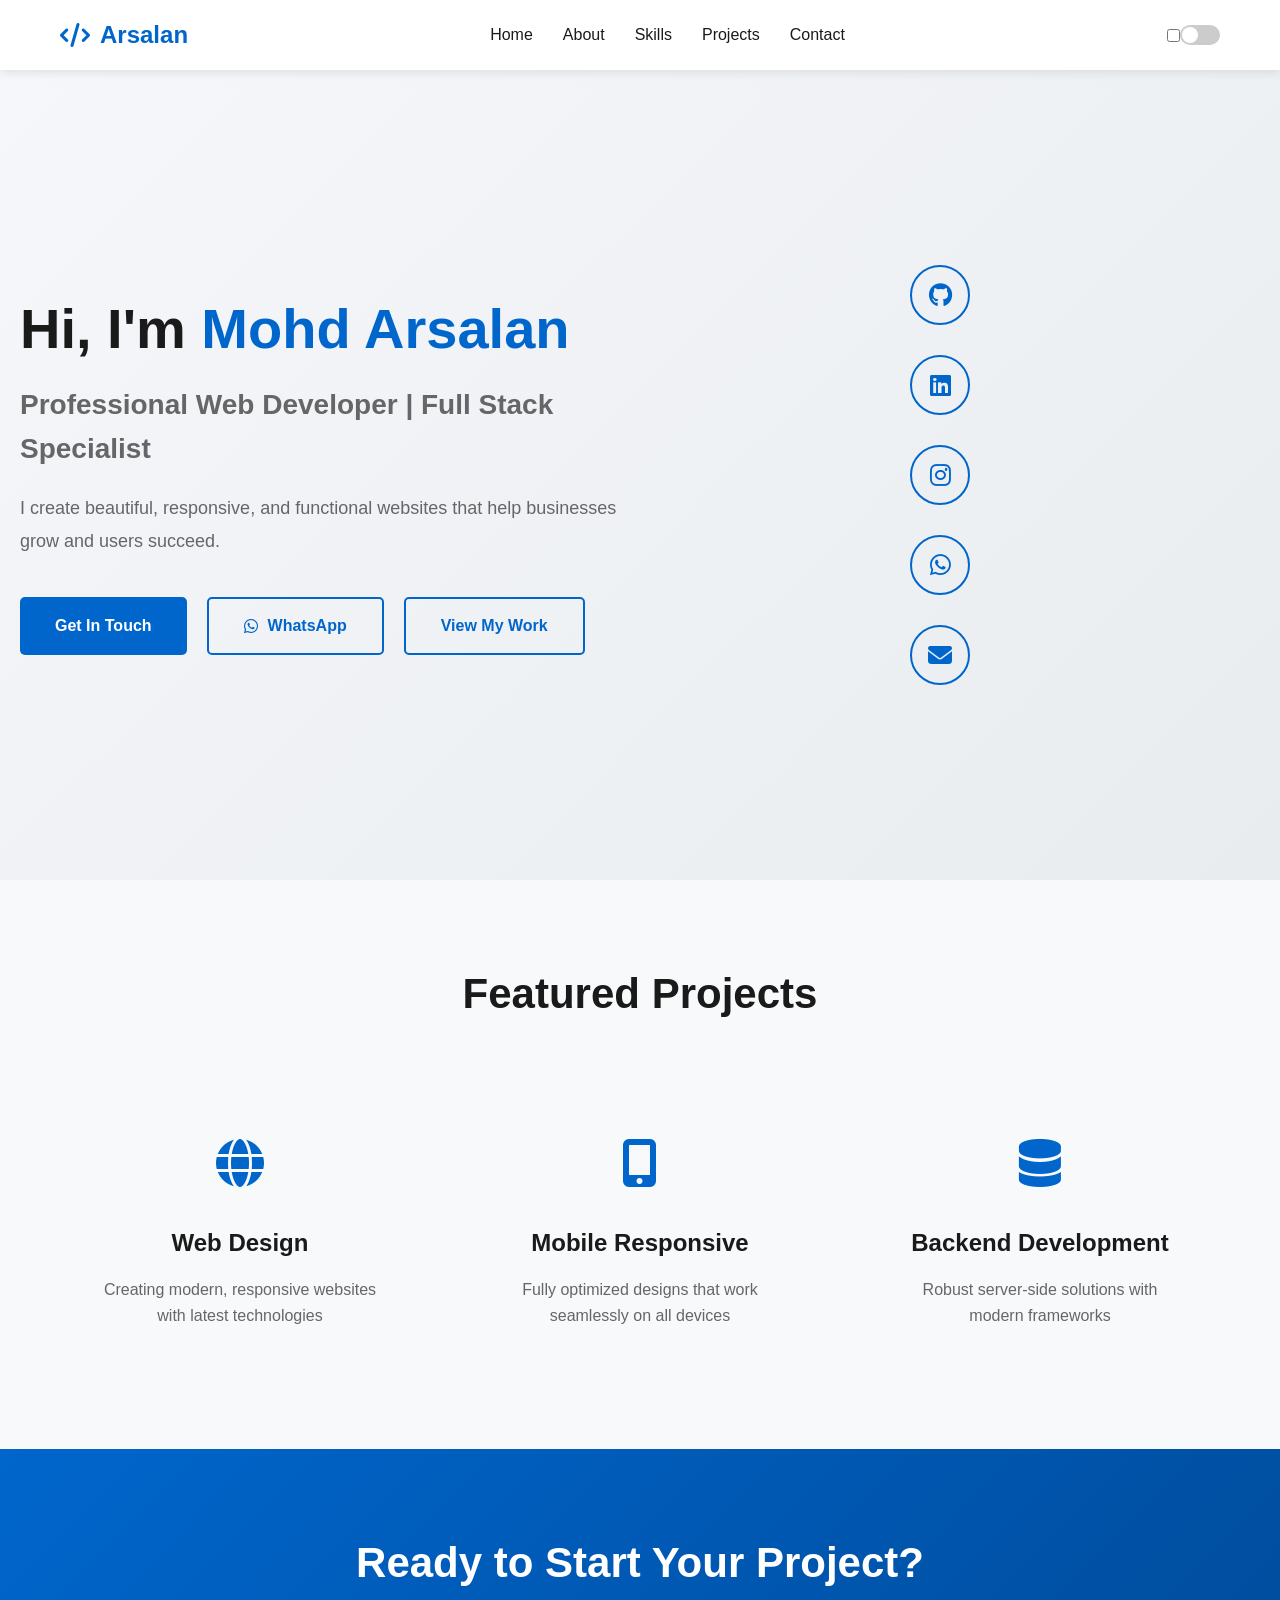
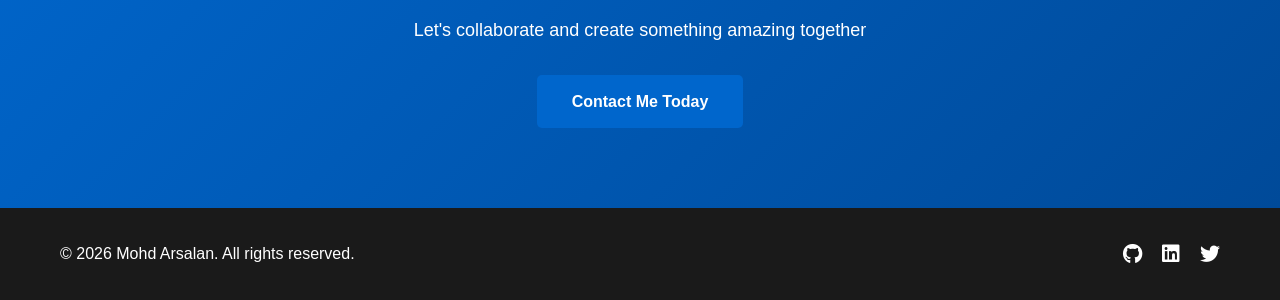
<file: index.html>
<!DOCTYPE html>
<html lang="en">
<head>
    <meta charset="UTF-8">
    <meta name="viewport" content="width=device-width, initial-scale=1.0">
    <title>Mohd Arsalan - Web Developer</title>
    <link rel="stylesheet" href="style.css">
    <link rel="stylesheet" href="https://cdnjs.cloudflare.com/ajax/libs/font-awesome/6.4.0/css/all.min.css">
</head>
<body>
    <!-- Navigation Bar -->
    <nav class="navbar">
        <div class="nav-container">
            <div class="logo">
                <i class="fas fa-code"></i> Arsalan
            </div>
            <ul class="nav-menu">
                <li><a href="index.html" class="nav-link active">Home</a></li>
                <li><a href="about.html" class="nav-link">About</a></li>
                <li><a href="skills.html" class="nav-link">Skills</a></li>
                <li><a href="projects.html" class="nav-link">Projects</a></li>
                <li><a href="contact.html" class="nav-link">Contact</a></li>
            </ul>
            <div class="theme-switcher">
                <input type="checkbox" id="themeToggle">
                <label for="themeToggle" class="switch">
                    <span class="slider round"></span>
                </label>
            </div>
            <div class="hamburger">
                <span></span>
                <span></span>
                <span></span>
            </div>
        </div>
    </nav>

    <!-- Hero Section -->
    <section class="hero">
        <div class="hero-content">
            <h1 class="hero-title">Hi, I'm <span class="highlight">Mohd Arsalan</span></h1>
            <p class="hero-subtitle">Professional Web Developer | Full Stack Specialist</p>
            <p class="hero-description">
                I create beautiful, responsive, and functional websites that help businesses grow and users succeed.
            </p>
            <div class="hero-buttons">
                <a href="contact.html" class="btn btn-primary">Get In Touch</a>
                <a href="https://api.whatsapp.com/send?phone=919876543210&text=Hi%20Mohd%20Arsalan" target="_blank" class="btn btn-secondary">
                    <i class="fab fa-whatsapp"></i> WhatsApp
                </a>
                <a href="projects.html" class="btn btn-secondary">View My Work</a>
            </div>
        </div>
        <div class="hero-social">
            <a href="https://github.com" target="_blank" class="social-icon" title="GitHub">
                <i class="fab fa-github"></i>
            </a>
            <a href="https://linkedin.com" target="_blank" class="social-icon" title="LinkedIn">
                <i class="fab fa-linkedin"></i>
            </a>
            <a href="https://instagram.com" target="_blank" class="social-icon" title="Instagram">
                <i class="fab fa-instagram"></i>
            </a>
            <a href="https://api.whatsapp.com/send?phone=919876543210&text=Hi%20Mohd%20Arsalan" target="_blank" class="social-icon" title="WhatsApp">
                <i class="fab fa-whatsapp"></i>
            </a>
            <a href="mailto:arsalan@example.com" class="social-icon" title="Email">
                <i class="fas fa-envelope"></i>
            </a>
        </div>
    </section>

    <!-- Featured Section -->
    <section class="featured">
        <div class="container">
            <h2 class="section-title">Featured Projects</h2>
            <div class="featured-grid">
                <div class="featured-item">
                    <div class="featured-icon">
                        <i class="fas fa-globe"></i>
                    </div>
                    <h3>Web Design</h3>
                    <p>Creating modern, responsive websites with latest technologies</p>
                </div>
                <div class="featured-item">
                    <div class="featured-icon">
                        <i class="fas fa-mobile-alt"></i>
                    </div>
                    <h3>Mobile Responsive</h3>
                    <p>Fully optimized designs that work seamlessly on all devices</p>
                </div>
                <div class="featured-item">
                    <div class="featured-icon">
                        <i class="fas fa-database"></i>
                    </div>
                    <h3>Backend Development</h3>
                    <p>Robust server-side solutions with modern frameworks</p>
                </div>
            </div>
        </div>
    </section>

    <!-- CTA Section -->
    <section class="cta">
        <div class="container">
            <h2>Ready to Start Your Project?</h2>
            <p>Let's collaborate and create something amazing together</p>
            <a href="contact.html" class="btn btn-primary">Contact Me Today</a>
        </div>
    </section>

    <!-- Footer -->
    <footer class="footer">
        <div class="container">
            <p>&copy; 2026 Mohd Arsalan. All rights reserved.</p>
            <div class="footer-social">
                <a href="https://github.com" target="_blank"><i class="fab fa-github"></i></a>
                <a href="https://linkedin.com" target="_blank"><i class="fab fa-linkedin"></i></a>
                <a href="https://twitter.com" target="_blank"><i class="fab fa-twitter"></i></a>
            </div>
        </div>
    </footer>

    <script src="script.js"></script>
</body>
</html>
</file>
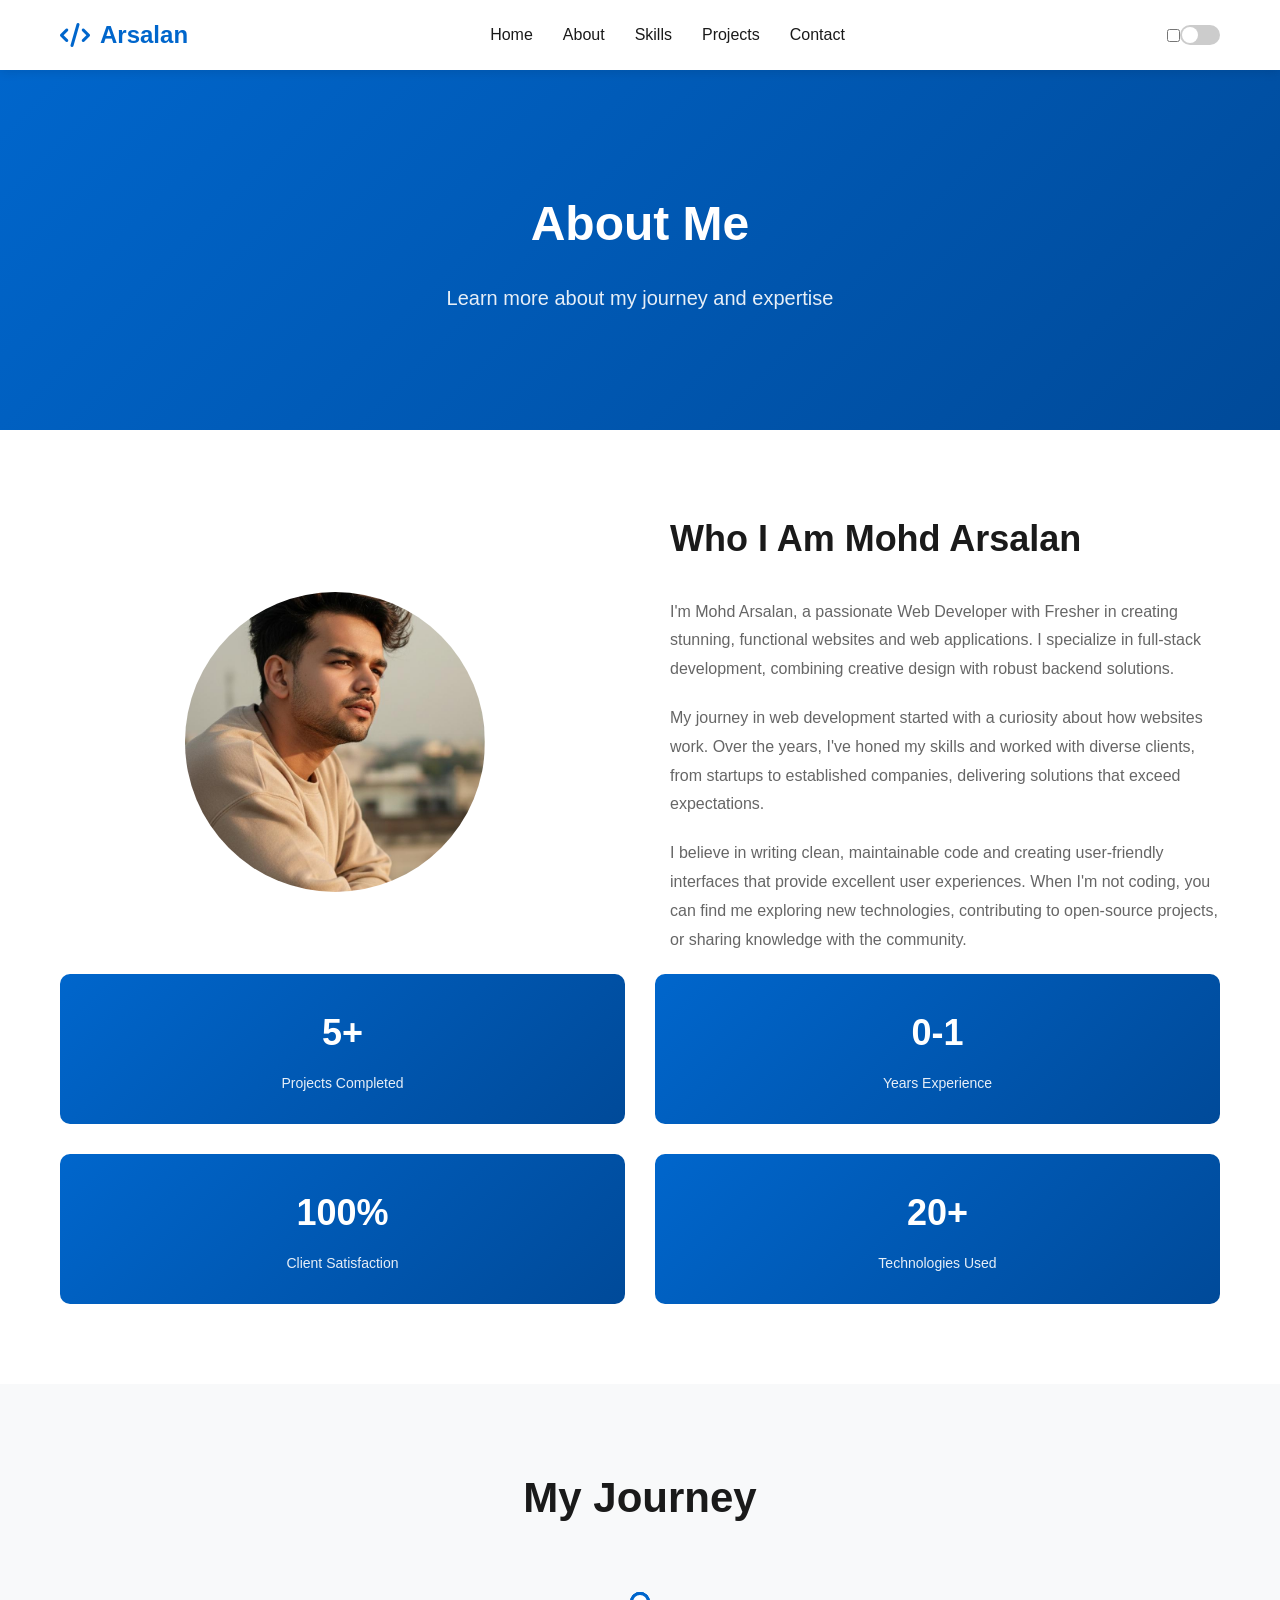
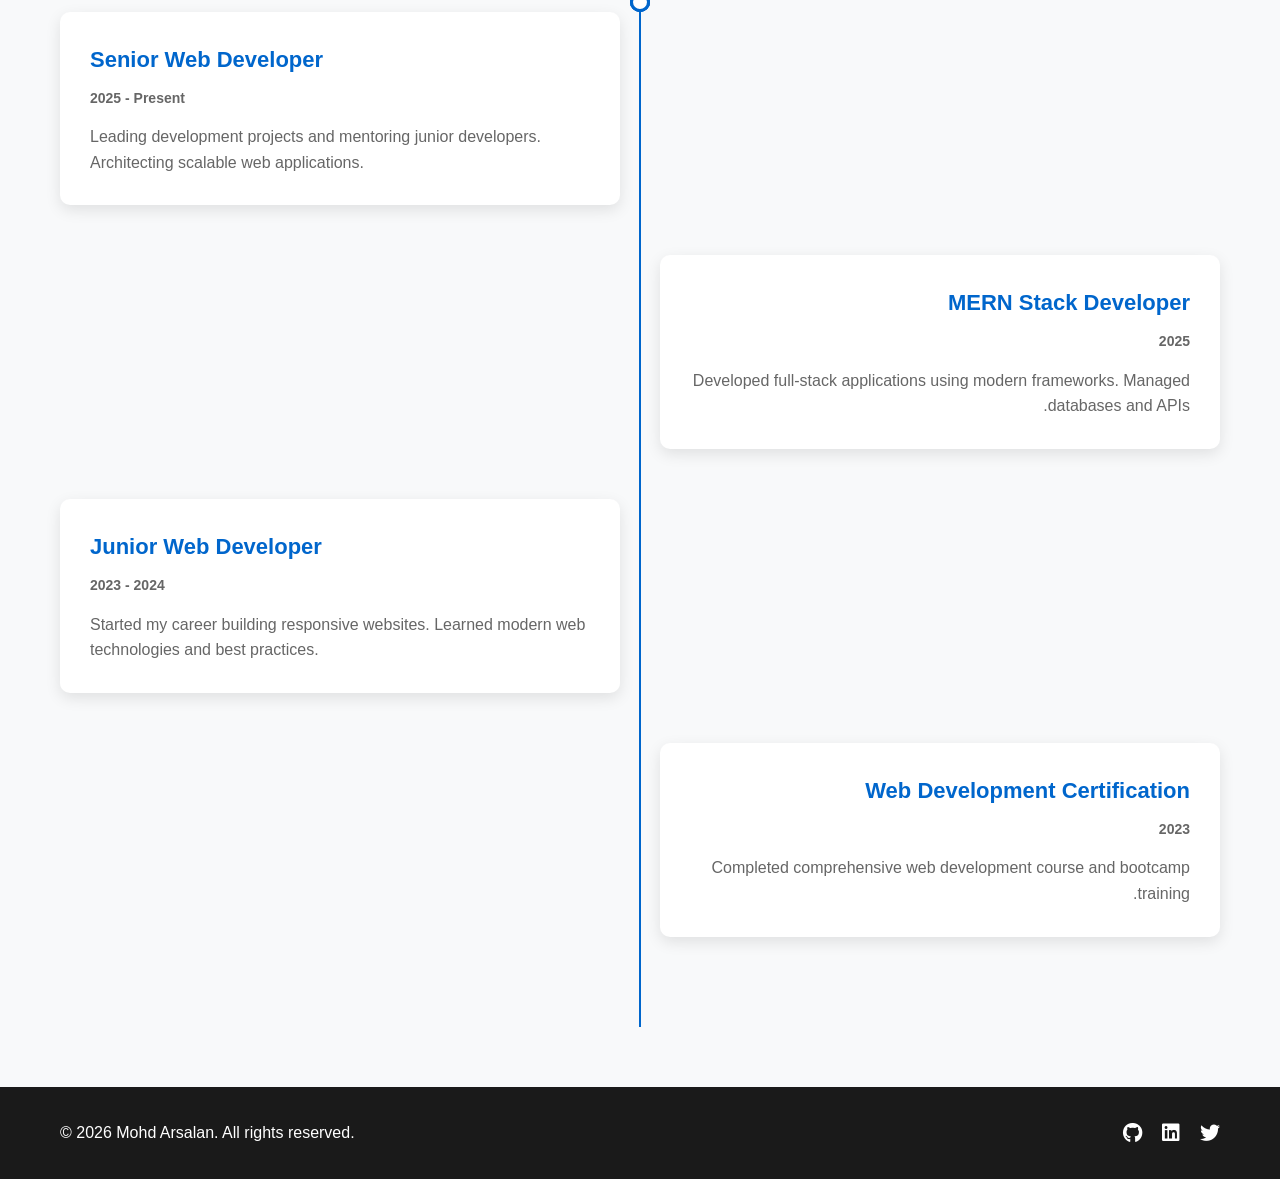
<file: about.html>
<!DOCTYPE html>
<html lang="en">
<head>
    <meta charset="UTF-8">
    <meta name="viewport" content="width=device-width, initial-scale=1.0">
    <title>About - Mohd Arsalan</title>
    <link rel="stylesheet" href="style.css">
    <link rel="stylesheet" href="https://cdnjs.cloudflare.com/ajax/libs/font-awesome/6.4.0/css/all.min.css">
</head>
<body>
    <!-- Navigation Bar -->
    <nav class="navbar">
        <div class="nav-container">
            <div class="logo">
                <i class="fas fa-code"></i> Arsalan
            </div>
            <ul class="nav-menu">
                <li><a href="index.html" class="nav-link">Home</a></li>
                <li><a href="about.html" class="nav-link active">About</a></li>
                <li><a href="skills.html" class="nav-link">Skills</a></li>
                <li><a href="projects.html" class="nav-link">Projects</a></li>
                <li><a href="contact.html" class="nav-link">Contact</a></li>
            </ul>
            <div class="theme-switcher">
                <input type="checkbox" id="themeToggle">
                <label for="themeToggle" class="switch">
                    <span class="slider round"></span>
                </label>
            </div>
            <div class="hamburger">
                <span></span>
                <span></span>
                <span></span>
            </div>
        </div>
    </nav>

    <!-- About Section -->
    <section class="about-hero">
        <div class="container">
            <h1 class="page-title">About Me</h1>
            <p class="page-subtitle">Learn more about my journey and expertise</p>
        </div>
    </section>

    <!-- About Content -->
    <section class="about-content">
        <div class="container">
            <div class="about-grid">
                <!-- profile image added as per request -->
                <div class="about-image-container">
                    <img src="profile.jpeg" alt="Mohd Arsalan" class="about-image">
                </div>
                <div class="about-text">
                    <h2>Who I Am Mohd Arsalan</h2>
                    <p>
                        I'm Mohd Arsalan, a passionate Web Developer with Fresher in creating 
                        stunning, functional websites and web applications. I specialize in full-stack development, 
                        combining creative design with robust backend solutions.
                    </p>
                    <p>
                        My journey in web development started with a curiosity about how websites work. 
                        Over the years, I've honed my skills and worked with diverse clients, from startups 
                        to established companies, delivering solutions that exceed expectations.
                    </p>
                    <p>
                        I believe in writing clean, maintainable code and creating user-friendly interfaces 
                        that provide excellent user experiences. When I'm not coding, you can find me exploring 
                        new technologies, contributing to open-source projects, or sharing knowledge with the community.
                    </p>
                </div>
                </div>
                <div class="about-stats">
                    <div class="stat-item">
                        <h3>5+</h3>
                        <p>Projects Completed</p>
                    </div>
                    <div class="stat-item">
                        <h3>0-1</h3>
                        <p>Years Experience</p>
                    </div>
                    <div class="stat-item">
                        <h3>100%</h3>
                        <p>Client Satisfaction</p>
                    </div>
                    <div class="stat-item">
                        <h3>20+</h3>
                        <p>Technologies Used</p>
                    </div>
                </div>
            </div>
        </div>
    </section>

    <!-- Timeline Section -->
    <section class="timeline-section">
        <div class="container">
            <h2 class="section-title">My Journey</h2>
            <div class="timeline">
                <div class="timeline-item">
                    <div class="timeline-marker"></div>
                    <div class="timeline-content">
                        <h3>Senior Web Developer</h3>
                        <p class="timeline-date">2025 - Present</p>
                        <p>Leading development projects and mentoring junior developers. Architecting scalable web applications.</p>
                    </div>
                </div>
                <div class="timeline-item">
                    <div class="timeline-marker"></div>
                    <div class="timeline-content">
                        <h3>MERN Stack Developer</h3>
                        <p class="timeline-date">2025</p>
                        <p>Developed full-stack applications using modern frameworks. Managed databases and APIs.</p>
                    </div>
                </div>
                <div class="timeline-item">
                    <div class="timeline-marker"></div>
                    <div class="timeline-content">
                        <h3>Junior Web Developer</h3>
                        <p class="timeline-date">2023 - 2024</p>
                        <p>Started my career building responsive websites. Learned modern web technologies and best practices.</p>
                    </div>
                </div>
                <div class="timeline-item">
                    <div class="timeline-marker"></div>
                    <div class="timeline-content">
                        <h3>Web Development Certification</h3>
                        <p class="timeline-date">2023</p>
                        <p>Completed comprehensive web development course and bootcamp training.</p>
                    </div>
                </div>
            </div>
        </div>
    </section>

    <!-- Footer -->
    <footer class="footer">
        <div class="container">
            <p>&copy; 2026 Mohd Arsalan. All rights reserved.</p>
            <div class="footer-social">
                <a href="https://github.com/MohdArsalan08" target="_blank"><i class="fab fa-github"></i></a>
                <a href="https://www.linkedin.com/in/mohd-arsalan-8002002b1" target="_blank"><i class="fab fa-linkedin"></i></a>
                <a href="https://twitter.com" target="_blank"><i class="fab fa-twitter"></i></a>
            </div>
        </div>
    </footer>

    <script src="script.js"></script>
</body>
</html>
</file>
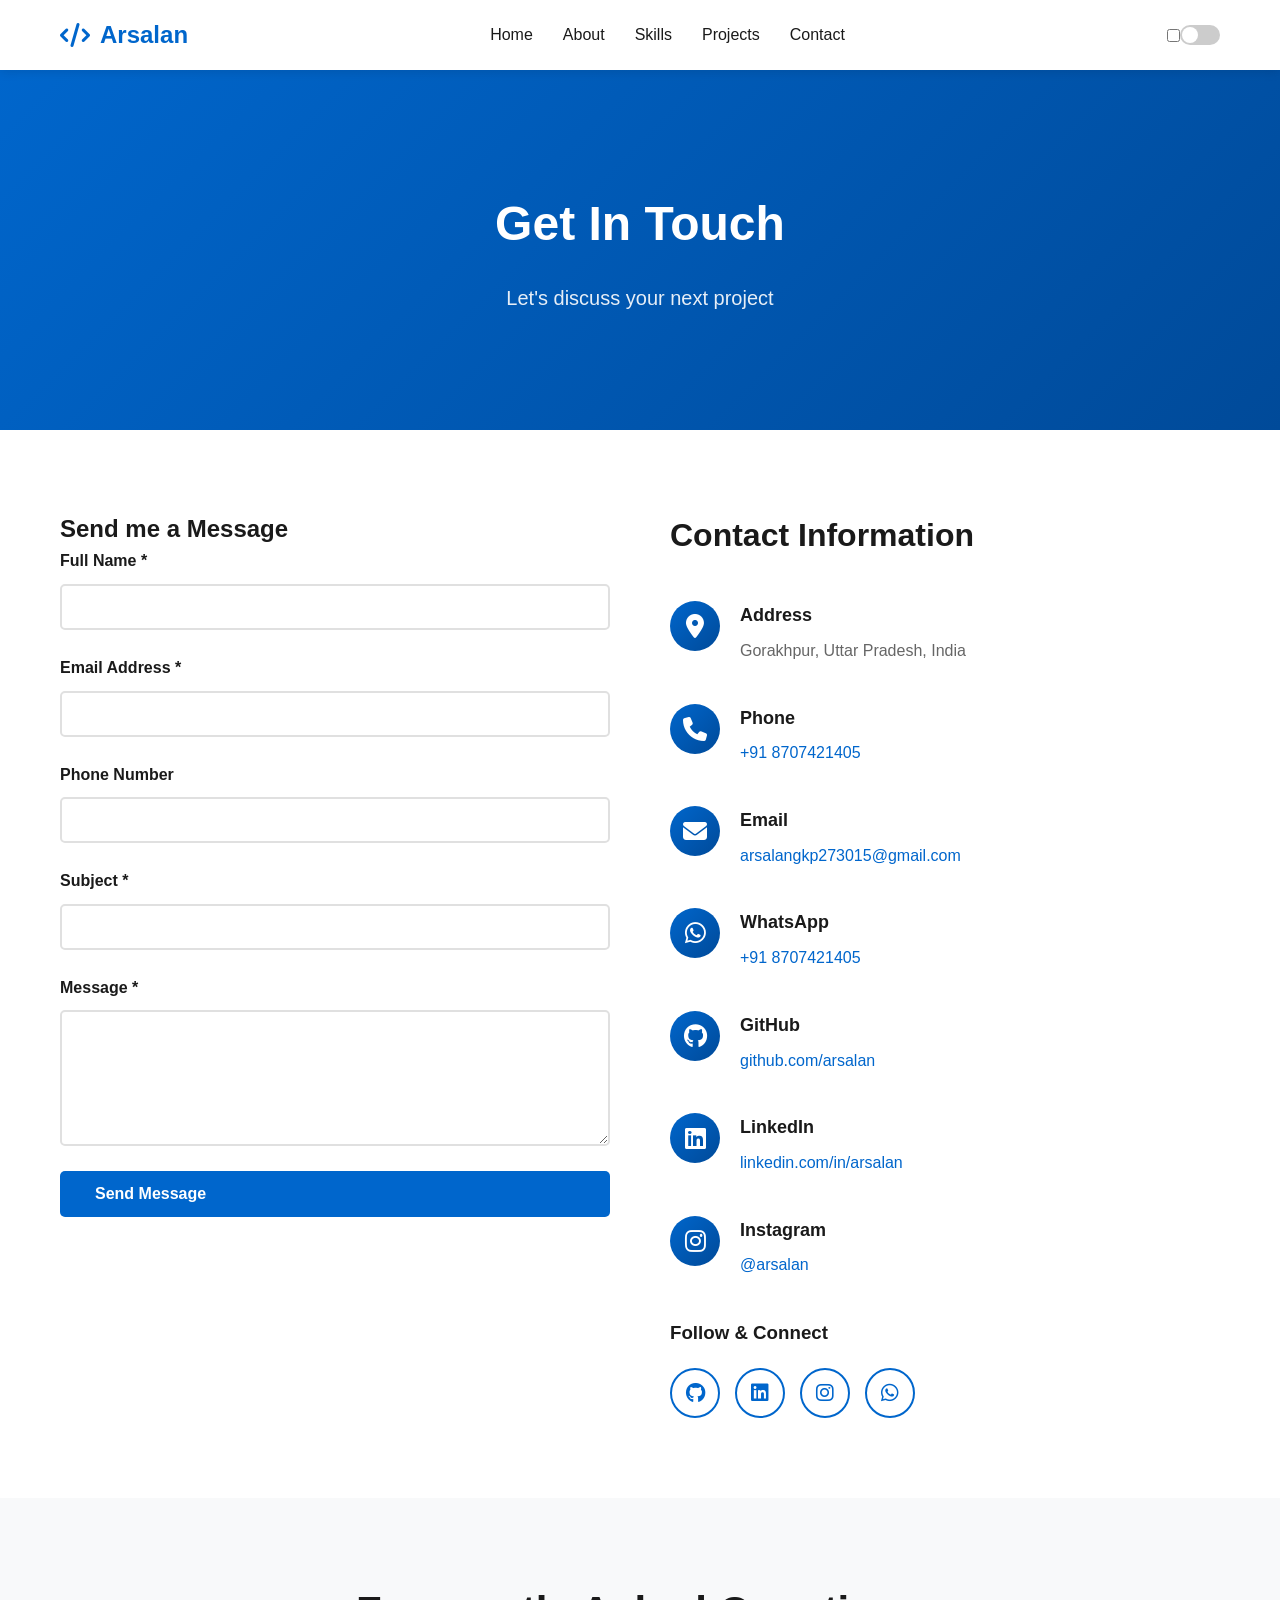
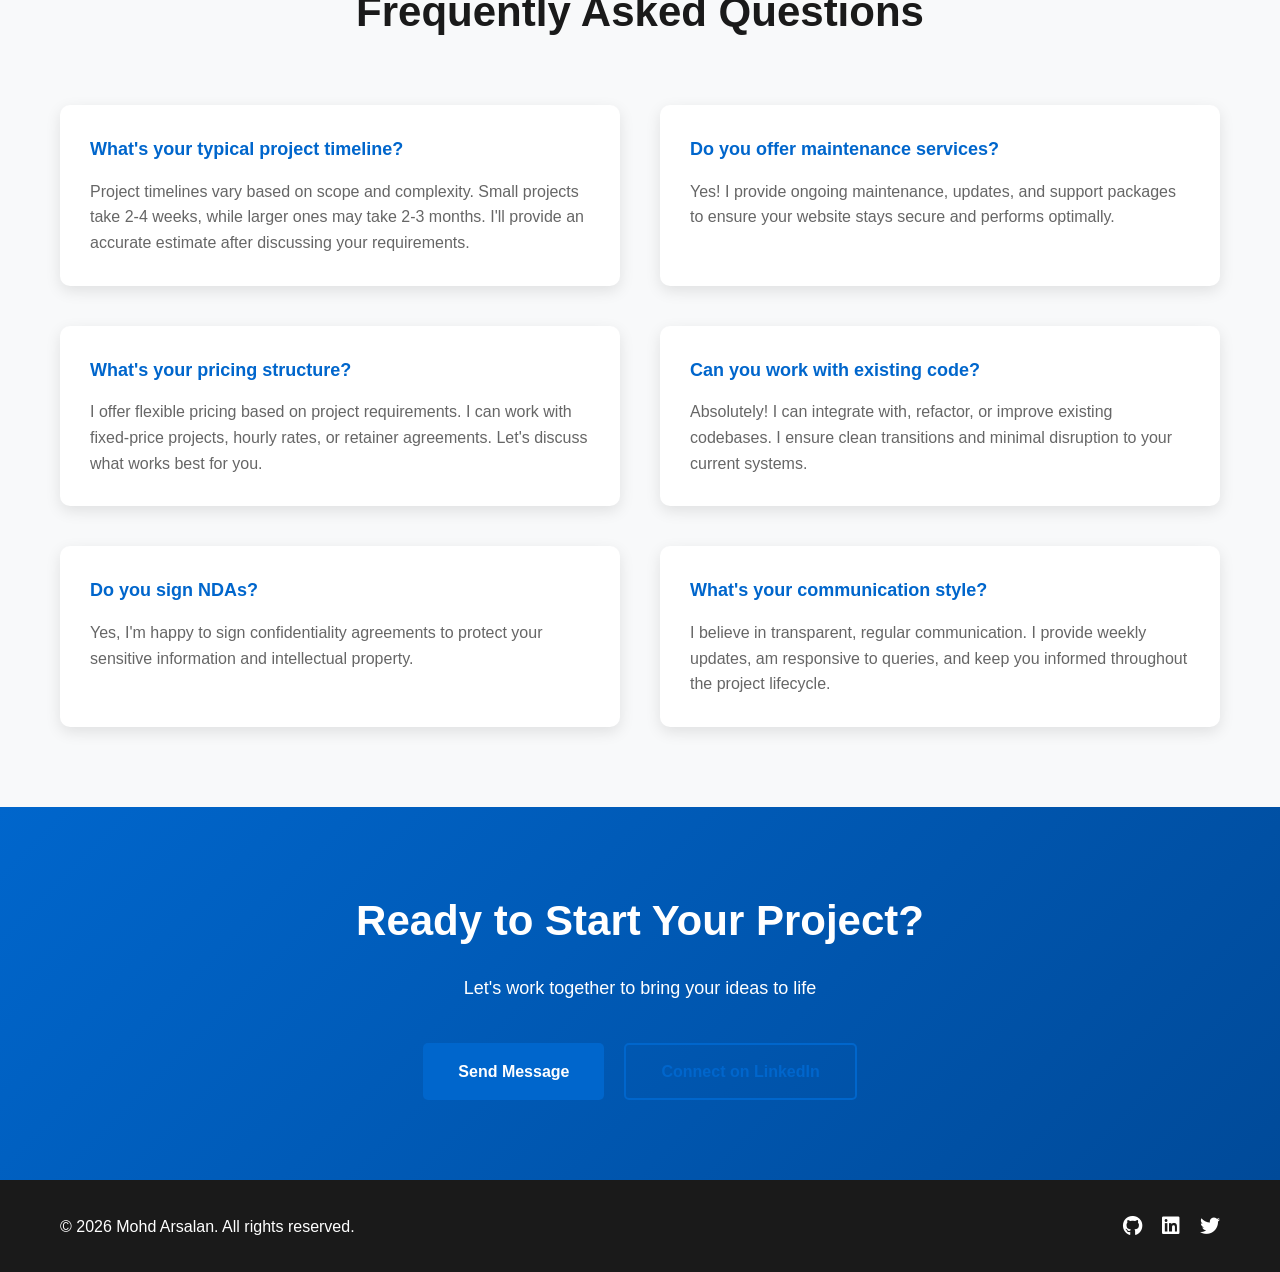
<file: contact.html>
<!DOCTYPE html>
<html lang="en">
<head>
    <meta charset="UTF-8">
    <meta name="viewport" content="width=device-width, initial-scale=1.0">
    <title>Contact - Mohd Arsalan</title>
    <link rel="stylesheet" href="style.css">
    <link rel="stylesheet" href="https://cdnjs.cloudflare.com/ajax/libs/font-awesome/6.4.0/css/all.min.css">
</head>
<body>
    <!-- Navigation Bar -->
    <nav class="navbar">
        <div class="nav-container">
            <div class="logo">
                <i class="fas fa-code"></i> Arsalan
            </div>
            <ul class="nav-menu">
                <li><a href="index.html" class="nav-link">Home</a></li>
                <li><a href="about.html" class="nav-link">About</a></li>
                <li><a href="skills.html" class="nav-link">Skills</a></li>
                <li><a href="projects.html" class="nav-link">Projects</a></li>
                <li><a href="contact.html" class="nav-link active">Contact</a></li>
            </ul>
            <!-- day/night toggle placed next to contact -->
            <div class="theme-switcher">
                <input type="checkbox" id="themeToggle">
                <label for="themeToggle" class="switch">
                    <span class="slider round"></span>
                </label>
            </div>
            <div class="hamburger">
                <span></span>
                <span></span>
                <span></span>
            </div>
        </div>
    </nav>

    <!-- Contact Hero -->
    <section class="contact-hero">
        <div class="container">
            <h1 class="page-title">Get In Touch</h1>
            <p class="page-subtitle">Let's discuss your next project</p>
        </div>
    </section>

    <!-- Contact Content -->
    <section class="contact-section">
        <div class="container">
            <div class="contact-grid">
                <!-- Contact Form -->
                <div class="contact-form-wrapper">
                    <h2>Send me a Message</h2>
                    <form class="contact-form" id="contactForm">
                        <div class="form-group">
                            <label for="name">Full Name *</label>
                            <input type="text" id="name" name="name" required>
                        </div>
                        <div class="form-group">
                            <label for="email">Email Address *</label>
                            <input type="email" id="email" name="email" required>
                        </div>
                        <div class="form-group">
                            <label for="phone">Phone Number</label>
                            <input type="tel" id="phone" name="phone">
                        </div>
                        <div class="form-group">
                            <label for="subject">Subject *</label>
                            <input type="text" id="subject" name="subject" required>
                        </div>
                        <div class="form-group">
                            <label for="message">Message *</label>
                            <textarea id="message" name="message" rows="6" required></textarea>
                        </div>
                        <button type="submit" class="btn btn-primary">Send Message</button>
                    </form>
                    <div class="form-message" id="formMessage"></div>
                </div>

                <!-- Contact Info -->
                <div class="contact-info">
                    <h2>Contact Information</h2>
                    
                    <div class="info-item">
                        <div class="info-icon">
                            <i class="fas fa-map-marker-alt"></i>
                        </div>
                        <div class="info-content">
                            <h4>Address</h4>
                            <p>Gorakhpur, Uttar Pradesh, India</p>
                        </div>
                    </div>

                    <div class="info-item">
                        <div class="info-icon">
                            <i class="fas fa-phone"></i>
                        </div>
                        <div class="info-content">
                            <h4>Phone</h4>
                            <p><a href="tel:+919876543210">+91 8707421405</a></p>
                        </div>
                    </div>

                    <div class="info-item">
                        <div class="info-icon">
                            <i class="fas fa-envelope"></i>
                        </div>
                        <div class="info-content">
                            <h4>Email</h4>
                            <p><a href="mailto:arsalangkp273015@gmail.com">arsalangkp273015@gmail.com</a></p>
                        </div>
                    </div>

                    <div class="info-item">
                        <div class="info-icon">
                            <i class="fab fa-whatsapp"></i>
                        </div>
                        <div class="info-content">
                            <h4>WhatsApp</h4>
                            <p><a href="https://api.whatsapp.com/send?phone=919876543210&text=Hi%20Mohd%20Arsalan" target="_blank">+91 8707421405</a></p>
                        </div>
                    </div>

                    <div class="info-item">
                        <div class="info-icon">
                            <i class="fab fa-github"></i>
                        </div>
                        <div class="info-content">
                            <h4>GitHub</h4>
                            <p><a href="https://github.com/arsalan" target="_blank">github.com/arsalan</a></p>
                        </div>
                    </div>

                    <div class="info-item">
                        <div class="info-icon">
                            <i class="fab fa-linkedin"></i>
                        </div>
                        <div class="info-content">
                            <h4>LinkedIn</h4>
                            <p><a href="https://linkedin.com/in/arsalan" target="_blank">linkedin.com/in/arsalan</a></p>
                        </div>
                    </div>

                    <div class="info-item">
                        <div class="info-icon">
                            <i class="fab fa-instagram"></i>
                        </div>
                        <div class="info-content">
                            <h4>Instagram</h4>
                            <p><a href="https://instagram.com/md.__arsalan_08" target="_blank">@arsalan</a></p>
                        </div>
                    </div>

                    <h3 style="margin-top: 40px; margin-bottom: 20px;">Follow & Connect</h3>
                    <div class="social-links">
                        <a href="https://github.com/MohdArsalan08" target="_blank" class="social-link" title="GitHub">
                            <i class="fab fa-github"></i>
                        </a>
                        <a href="https://www.linkedin.com/in/mohd-arsalan-8002002b1" target="_blank" class="social-link" title="LinkedIn">
                            <i class="fab fa-linkedin"></i>
                        </a>
                        <a href="https://instagram.com/md.__arsalan_08" target="_blank" class="social-link" title="Instagram">
                            <i class="fab fa-instagram"></i>
                        </a>
                        <a href="https://api.whatsapp.com/send?phone=919876543210&text=Hi%20Mohd%20Arsalan" target="_blank" class="social-link" title="WhatsApp">
                            <i class="fab fa-whatsapp"></i>
                        </a>
                    </div>
                </div>
            </div>
        </div>
    </section>

    <!-- FAQ Section -->
    <section class="faq-section">
        <div class="container">
            <h2 class="section-title">Frequently Asked Questions</h2>
            <div class="faq-grid">
                <div class="faq-item">
                    <h3>What's your typical project timeline?</h3>
                    <p>Project timelines vary based on scope and complexity. Small projects take 2-4 weeks, while larger ones may take 2-3 months. I'll provide an accurate estimate after discussing your requirements.</p>
                </div>
                <div class="faq-item">
                    <h3>Do you offer maintenance services?</h3>
                    <p>Yes! I provide ongoing maintenance, updates, and support packages to ensure your website stays secure and performs optimally.</p>
                </div>
                <div class="faq-item">
                    <h3>What's your pricing structure?</h3>
                    <p>I offer flexible pricing based on project requirements. I can work with fixed-price projects, hourly rates, or retainer agreements. Let's discuss what works best for you.</p>
                </div>
                <div class="faq-item">
                    <h3>Can you work with existing code?</h3>
                    <p>Absolutely! I can integrate with, refactor, or improve existing codebases. I ensure clean transitions and minimal disruption to your current systems.</p>
                </div>
                <div class="faq-item">
                    <h3>Do you sign NDAs?</h3>
                    <p>Yes, I'm happy to sign confidentiality agreements to protect your sensitive information and intellectual property.</p>
                </div>
                <div class="faq-item">
                    <h3>What's your communication style?</h3>
                    <p>I believe in transparent, regular communication. I provide weekly updates, am responsive to queries, and keep you informed throughout the project lifecycle.</p>
                </div>
            </div>
        </div>
    </section>

    <!-- CTA Section -->
    <section class="contact-cta">
        <div class="container">
            <h2>Ready to Start Your Project?</h2>
            <p>Let's work together to bring your ideas to life</p>
            <div class="cta-buttons">
                <a href="#contactForm" class="btn btn-primary">Send Message</a>
                <a href="https://www.linkedin.com/in/mohd-arsalan-8002002b1" target="_blank" class="btn btn-secondary">Connect on LinkedIn</a>
            </div>
        </div>
    </section>

    <!-- Footer -->
    <footer class="footer">
        <div class="container">
            <p>&copy; 2026 Mohd Arsalan. All rights reserved.</p>
            <div class="footer-social">
                <a href="https://github.com/MohdArsalan08" target="_blank"><i class="fab fa-github"></i></a>
                <a href="https://www.linkedin.com/in/mohd-arsalan-8002002b1" target="_blank"><i class="fab fa-linkedin"></i></a>
                <a href="https://twitter.com" target="_blank"><i class="fab fa-twitter"></i></a>
            </div>
        </div>
    </footer>

    <script src="script.js"></script>
</body>
</html>
</file>
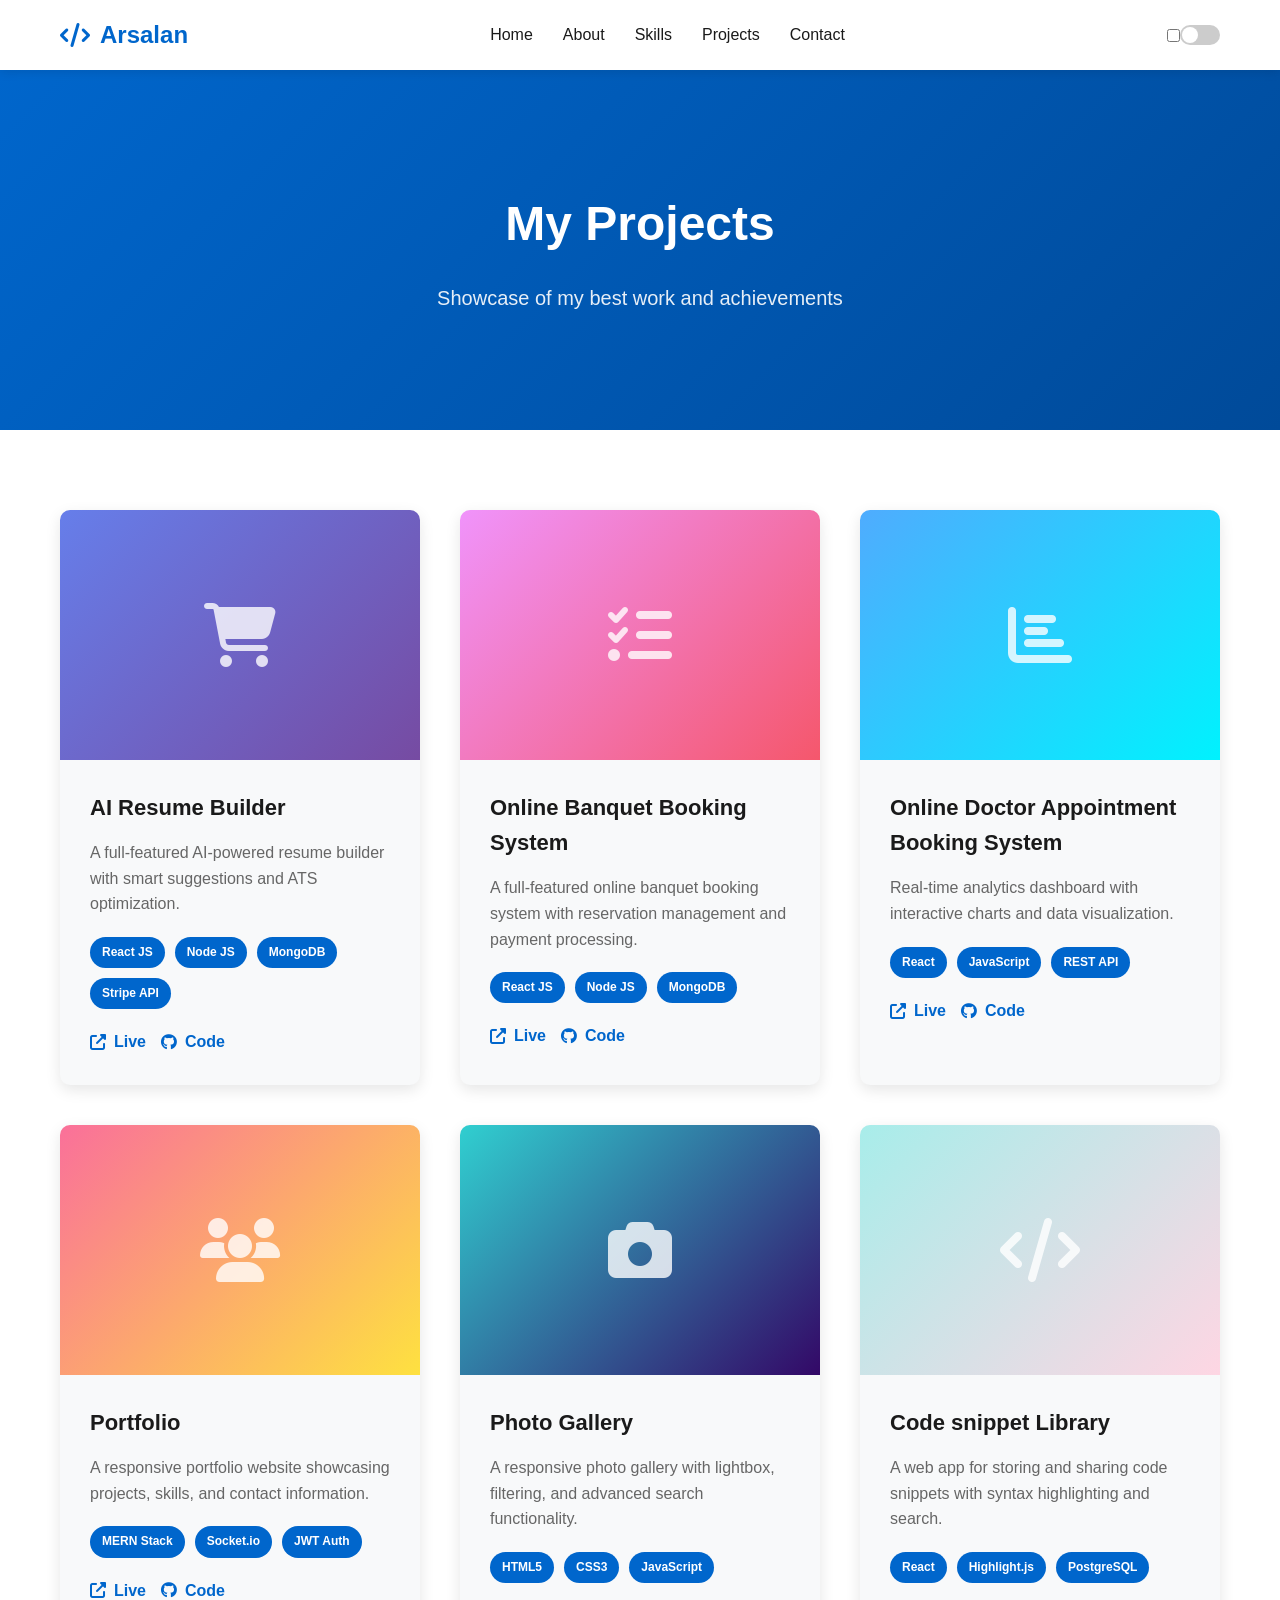
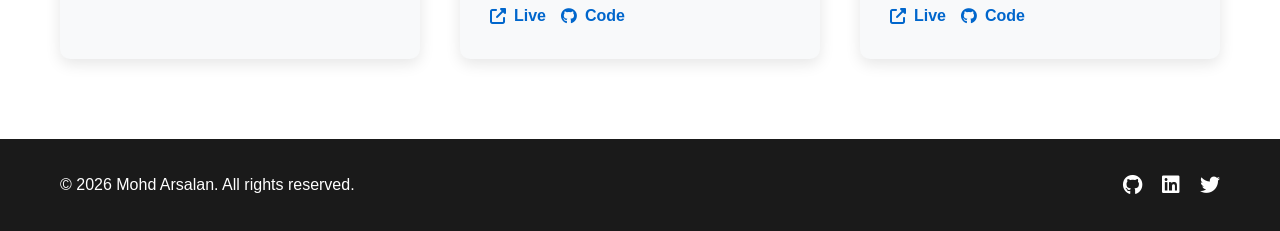
<file: projects.html>
<!DOCTYPE html>
<html lang="en">
<head>
    <meta charset="UTF-8">
    <meta name="viewport" content="width=device-width, initial-scale=1.0">
    <title>Projects - Mohd Arsalan</title>
    <link rel="stylesheet" href="style.css">
    <link rel="stylesheet" href="https://cdnjs.cloudflare.com/ajax/libs/font-awesome/6.4.0/css/all.min.css">
</head>
<body>
    <!-- Navigation Bar -->
    <nav class="navbar">
        <div class="nav-container">
            <div class="logo">
                <i class="fas fa-code"></i> Arsalan
            </div>
            <ul class="nav-menu">
                <li><a href="index.html" class="nav-link">Home</a></li>
                <li><a href="about.html" class="nav-link">About</a></li>
                <li><a href="skills.html" class="nav-link">Skills</a></li>
                <li><a href="projects.html" class="nav-link active">Projects</a></li>
                <li><a href="contact.html" class="nav-link">Contact</a></li>
            </ul>
            <div class="theme-switcher">
                <input type="checkbox" id="themeToggle">
                <label for="themeToggle" class="switch">
                    <span class="slider round"></span>
                </label>
            </div>
            <div class="hamburger">
                <span></span>
                <span></span>
                <span></span>
            </div>
        </div>
    </nav>

    <!-- Projects Hero -->
    <section class="projects-hero">
        <div class="container">
            <h1 class="page-title">My Projects</h1>
            <p class="page-subtitle">Showcase of my best work and achievements</p>
        </div>
    </section>

    <!-- Projects Grid -->
    <section class="projects-section">
        <div class="container">
            <div class="projects-grid">
                <!-- Project 1 -->
                <div class="project-card">
                    <div class="project-image" style="background: linear-gradient(135deg, #667eea 0%, #764ba2 100%);">
                        <i class="fas fa-shopping-cart"></i>
                    </div>
                    <div class="project-content">
                        <h3>AI Resume Builder</h3>
                        <p>A full-featured AI-powered resume builder with smart suggestions and ATS optimization.</p>
                        <div class="project-tags">
                            <span class="tag">React JS</span>
                            <span class="tag">Node JS</span>
                            <span class="tag">MongoDB</span>
                            <span class="tag">Stripe API</span>
                        </div>
                        <div class="project-links">
                            <a href="#" target="_blank" class="project-link">
                                <i class="fas fa-external-link-alt"></i> Live
                            </a>
                            <a href="#" target="_blank" class="project-link">
                                <i class="fab fa-github"></i> Code
                            </a>
                        </div>
                    </div>
                </div>

                <!-- Project 2 -->
                <div class="project-card">
                    <div class="project-image" style="background: linear-gradient(135deg, #f093fb 0%, #f5576c 100%);">
                        <i class="fas fa-tasks"></i>
                    </div>
                    <div class="project-content">
                        <h3>Online Banquet Booking System</h3>
                        <p>A full-featured online banquet booking system with reservation management and payment processing.</p>
                        <div class="project-tags">
                            <span class="tag">React JS</span>
                            <span class="tag">Node JS</span>
                            <span class="tag">MongoDB</span>
                        </div>
                        <div class="project-links">
                            <a href="#" target="_blank" class="project-link">
                                <i class="fas fa-external-link-alt"></i> Live
                            </a>
                            <a href="#" target="_blank" class="project-link">
                                <i class="fab fa-github"></i> Code
                            </a>
                        </div>
                    </div>
                </div>

                <!-- Project 3 -->
                <div class="project-card">
                    <div class="project-image" style="background: linear-gradient(135deg, #4facfe 0%, #00f2fe 100%);">
                        <i class="fas fa-chart-bar"></i>
                    </div>
                    <div class="project-content">
                        <h3>Online Doctor Appointment Booking System</h3>
                        <p>Real-time analytics dashboard with interactive charts and data visualization.</p>
                        <div class="project-tags">
                            <span class="tag">React</span>
                            <span class="tag">JavaScript</span>
                            <span class="tag">REST API</span>
                        </div>
                        <div class="project-links">
                            <a href="#" target="_blank" class="project-link">
                                <i class="fas fa-external-link-alt"></i> Live
                            </a>
                            <a href="#" target="_blank" class="project-link">
                                <i class="fab fa-github"></i> Code
                            </a>
                        </div>
                    </div>
                </div>

                <!-- Project 4 -->
                <div class="project-card">
                    <div class="project-image" style="background: linear-gradient(135deg, #fa709a 0%, #fee140 100%);">
                        <i class="fas fa-users"></i>
                    </div>
                    <div class="project-content">
                        <h3>Portfolio</h3>
                        <p>A responsive portfolio website showcasing projects, skills, and contact information.</p>
                        <div class="project-tags">
                            <span class="tag">MERN Stack</span>
                            <span class="tag">Socket.io</span>
                            <span class="tag">JWT Auth</span>
                        </div>
                        <div class="project-links">
                            <a href="#" target="_blank" class="project-link">
                                <i class="fas fa-external-link-alt"></i> Live
                            </a>
                            <a href="#" target="_blank" class="project-link">
                                <i class="fab fa-github"></i> Code
                            </a>
                        </div>
                    </div>
                </div>

                <!-- Project 5 -->
                <div class="project-card">
                    <div class="project-image" style="background: linear-gradient(135deg, #30cfd0 0%, #330867 100%);">
                        <i class="fas fa-camera"></i>
                    </div>
                    <div class="project-content">
                        <h3>Photo Gallery</h3>
                        <p>A responsive photo gallery with lightbox, filtering, and advanced search functionality.</p>
                        <div class="project-tags">
                            <span class="tag">HTML5</span>
                            <span class="tag">CSS3</span>
                            <span class="tag">JavaScript</span>
                        </div>
                        <div class="project-links">
                            <a href="#" target="_blank" class="project-link">
                                <i class="fas fa-external-link-alt"></i> Live
                            </a>
                            <a href="#" target="_blank" class="project-link">
                                <i class="fab fa-github"></i> Code
                            </a>
                        </div>
                    </div>
                </div>

                <!-- Project 6 -->
                <div class="project-card">
                    <div class="project-image" style="background: linear-gradient(135deg, #a8edea 0%, #fed6e3 100%);">
                        <i class="fas fa-code"></i>
                    </div>
                    <div class="project-content">
                        <h3>Code snippet Library</h3>
                        <p>A web app for storing and sharing code snippets with syntax highlighting and search.</p>
                        <div class="project-tags">
                            <span class="tag">React</span>
                            <span class="tag">Highlight.js</span>
                            <span class="tag">PostgreSQL</span>
                        </div>
                        <div class="project-links">
                            <a href="#" target="_blank" class="project-link">
                                <i class="fas fa-external-link-alt"></i> Live
                            </a>
                            <a href="#" target="_blank" class="project-link">
                                <i class="fab fa-github"></i> Code
                            </a>
                        </div>
                    </div>
                </div>
            </div>
        </div>
    </section>

    <!-- Footer -->
    <footer class="footer">
        <div class="container">
            <p>&copy; 2026 Mohd Arsalan. All rights reserved.</p>
            <div class="footer-social">
                <a href="https://github.com" target="_blank"><i class="fab fa-github"></i></a>
                <a href="https://linkedin.com" target="_blank"><i class="fab fa-linkedin"></i></a>
                <a href="https://twitter.com" target="_blank"><i class="fab fa-twitter"></i></a>
            </div>
        </div>
    </footer>

    <script src="script.js"></script>
</body>
</html>
</file>
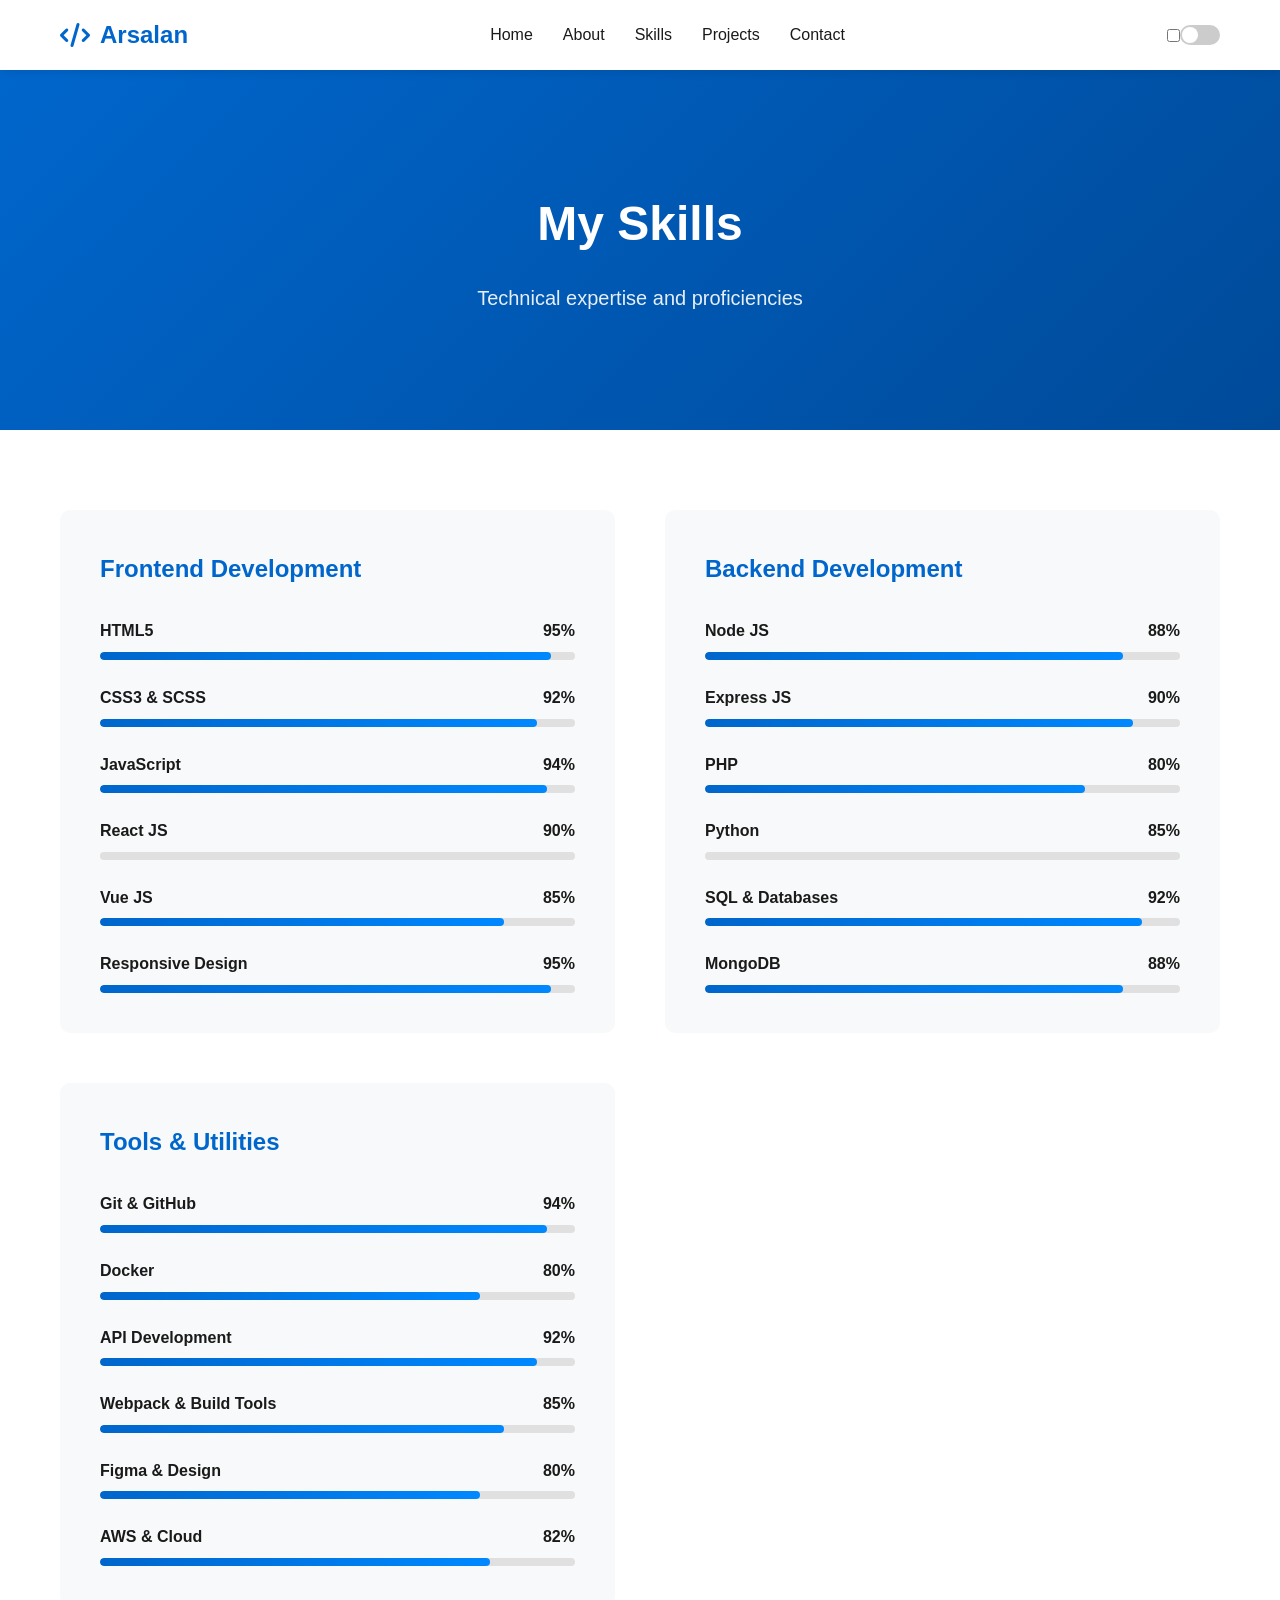
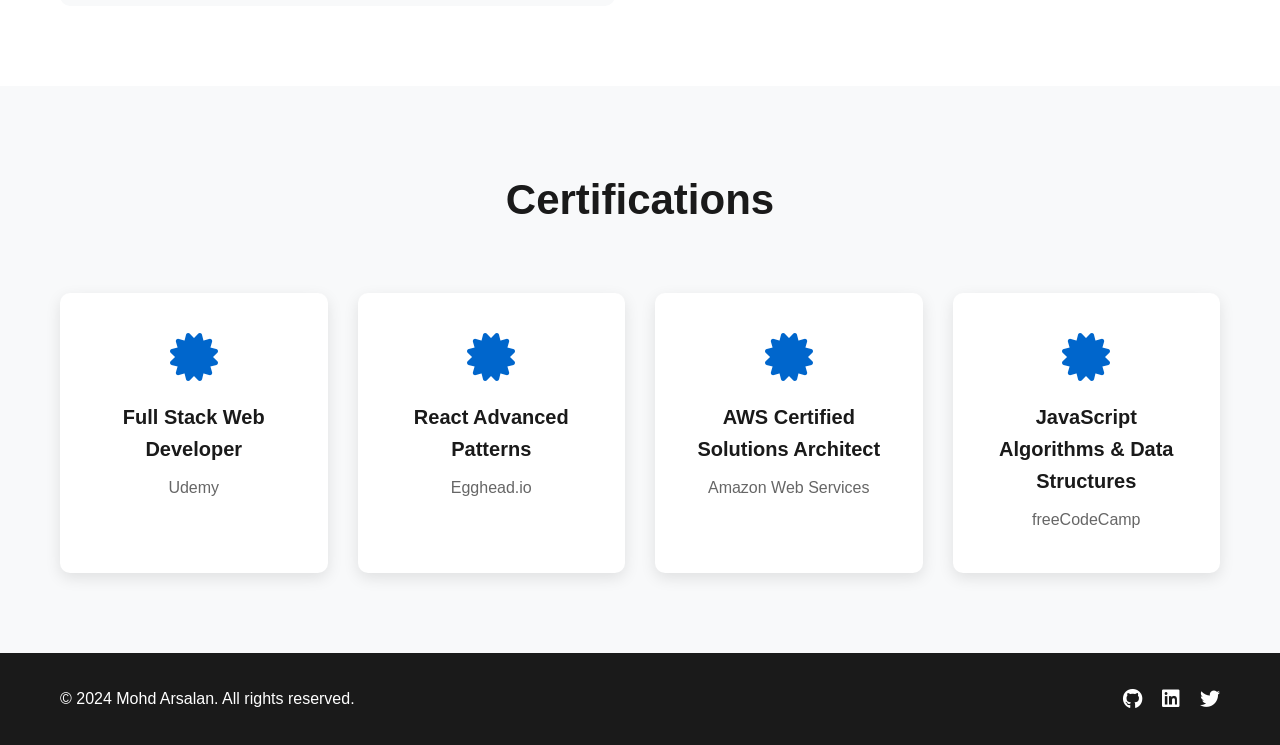
<file: skills.html>
<!DOCTYPE html>
<html lang="en">
<head>
    <meta charset="UTF-8">
    <meta name="viewport" content="width=device-width, initial-scale=1.0">
    <title>Skills - Mohd Arsalan</title>
    <link rel="stylesheet" href="style.css">
    <link rel="stylesheet" href="https://cdnjs.cloudflare.com/ajax/libs/font-awesome/6.4.0/css/all.min.css">
</head>
<body>
    <!-- Navigation Bar -->
    <nav class="navbar">
        <div class="nav-container">
            <div class="logo">
                <i class="fas fa-code"></i> Arsalan
            </div>
            <ul class="nav-menu">
                <li><a href="index.html" class="nav-link">Home</a></li>
                <li><a href="about.html" class="nav-link">About</a></li>
                <li><a href="skills.html" class="nav-link active">Skills</a></li>
                <li><a href="projects.html" class="nav-link">Projects</a></li>
                <li><a href="contact.html" class="nav-link">Contact</a></li>
            </ul>
            <div class="theme-switcher">
                <input type="checkbox" id="themeToggle">
                <label for="themeToggle" class="switch">
                    <span class="slider round"></span>
                </label>
            </div>
            <div class="hamburger">
                <span></span>
                <span></span>
                <span></span>
            </div>
        </div>
    </nav>

    <!-- Skills Hero -->
    <section class="skills-hero">
        <div class="container">
            <h1 class="page-title">My Skills</h1>
            <p class="page-subtitle">Technical expertise and proficiencies</p>
        </div>
    </section>

    <!-- Technical Skills -->
    <section class="skills-section">
        <div class="container">
            <div class="skills-grid">
                <!-- Frontend Skills -->
                <div class="skill-category">
                    <h3>Frontend Development</h3>
                    <div class="skill-items">
                        <div class="skill-item">
                            <div class="skill-header">
                                <span>HTML5</span>
                                <span class="skill-level">95%</span>
                            </div>
                            <div class="skill-bar">
                                <div class="skill-progress" style="width: 95%"></div>
                            </div>
                        </div>
                        <div class="skill-item">
                            <div class="skill-header">
                                <span>CSS3 & SCSS</span>
                                <span class="skill-level">92%</span>
                            </div>
                            <div class="skill-bar">
                                <div class="skill-progress" style="width: 92%"></div>
                            </div>
                        </div>
                        <div class="skill-item">
                            <div class="skill-header">
                                <span>JavaScript</span>
                                <span class="skill-level">94%</span>
                            </div>
                            <div class="skill-bar">
                                <div class="skill-progress" style="width: 94%"></div>
                            </div>
                        </div>
                        <div class="skill-item">
                            <div class="skill-header">
                                <span>React JS</span>
                                <span class="skill-level">90%</span>
                            </div>
                            <div class="skill-bar">
                                <div class="skill-progress" style="width: 90%"></div>
                            </div>
                        </div>
                        <div class="skill-item">
                            <div class="skill-header">
                                <span>Vue JS</span>
                                <span class="skill-level">85%</span>
                            </div>
                            <div class="skill-bar">
                                <div class="skill-progress" style="width: 85%"></div>
                            </div>
                        </div>
                        <div class="skill-item">
                            <div class="skill-header">
                                <span>Responsive Design</span>
                                <span class="skill-level">95%</span>
                            </div>
                            <div class="skill-bar">
                                <div class="skill-progress" style="width: 95%"></div>
                            </div>
                        </div>
                    </div>
                </div>

                <!-- Backend Skills -->
                <div class="skill-category">
                    <h3>Backend Development</h3>
                    <div class="skill-items">
                        <div class="skill-item">
                            <div class="skill-header">
                                <span>Node JS</span>
                                <span class="skill-level">88%</span>
                            </div>
                            <div class="skill-bar">
                                <div class="skill-progress" style="width: 88%"></div>
                            </div>
                        </div>
                        <div class="skill-item">
                            <div class="skill-header">
                                <span>Express JS</span>
                                <span class="skill-level">90%</span>
                            </div>
                            <div class="skill-bar">
                                <div class="skill-progress" style="width: 90%"></div>
                            </div>
                        </div>
                        <div class="skill-item">
                            <div class="skill-header">
                                <span>PHP</span>
                                <span class="skill-level">80%</span>
                            </div>
                            <div class="skill-bar">
                                <div class="skill-progress" style="width: 80%"></div>
                            </div>
                        </div>
                        <div class="skill-item">
                            <div class="skill-header">
                                <span>Python</span>
                                <span class="skill-level">85%</span>
                            </div>
                            <div class="skill-bar">
                                <div class="skill-progress" style="width: 85%"></div>
                            </div>
                        </div>
                        <div class="skill-item">
                            <div class="skill-header">
                                <span>SQL & Databases</span>
                                <span class="skill-level">92%</span>
                            </div>
                            <div class="skill-bar">
                                <div class="skill-progress" style="width: 92%"></div>
                            </div>
                        </div>
                        <div class="skill-item">
                            <div class="skill-header">
                                <span>MongoDB</span>
                                <span class="skill-level">88%</span>
                            </div>
                            <div class="skill-bar">
                                <div class="skill-progress" style="width: 88%"></div>
                            </div>
                        </div>
                    </div>
                </div>

                <!-- Tools & Others -->
                <div class="skill-category">
                    <h3>Tools & Utilities</h3>
                    <div class="skill-items">
                        <div class="skill-item">
                            <div class="skill-header">
                                <span>Git & GitHub</span>
                                <span class="skill-level">94%</span>
                            </div>
                            <div class="skill-bar">
                                <div class="skill-progress" style="width: 94%"></div>
                            </div>
                        </div>
                        <div class="skill-item">
                            <div class="skill-header">
                                <span>Docker</span>
                                <span class="skill-level">80%</span>
                            </div>
                            <div class="skill-bar">
                                <div class="skill-progress" style="width: 80%"></div>
                            </div>
                        </div>
                        <div class="skill-item">
                            <div class="skill-header">
                                <span>API Development</span>
                                <span class="skill-level">92%</span>
                            </div>
                            <div class="skill-bar">
                                <div class="skill-progress" style="width: 92%"></div>
                            </div>
                        </div>
                        <div class="skill-item">
                            <div class="skill-header">
                                <span>Webpack & Build Tools</span>
                                <span class="skill-level">85%</span>
                            </div>
                            <div class="skill-bar">
                                <div class="skill-progress" style="width: 85%"></div>
                            </div>
                        </div>
                        <div class="skill-item">
                            <div class="skill-header">
                                <span>Figma & Design</span>
                                <span class="skill-level">80%</span>
                            </div>
                            <div class="skill-bar">
                                <div class="skill-progress" style="width: 80%"></div>
                            </div>
                        </div>
                        <div class="skill-item">
                            <div class="skill-header">
                                <span>AWS & Cloud</span>
                                <span class="skill-level">82%</span>
                            </div>
                            <div class="skill-bar">
                                <div class="skill-progress" style="width: 82%"></div>
                            </div>
                        </div>
                    </div>
                </div>
            </div>
        </div>
    </section>

    <!-- Certifications -->
    <section class="certifications">
        <div class="container">
            <h2 class="section-title">Certifications</h2>
            <div class="cert-grid">
                <div class="cert-card">
                    <i class="fas fa-certificate"></i>
                    <h3>Full Stack Web Developer</h3>
                    <p>Udemy</p>
                </div>
                <div class="cert-card">
                    <i class="fas fa-certificate"></i>
                    <h3>React Advanced Patterns</h3>
                    <p>Egghead.io</p>
                </div>
                <div class="cert-card">
                    <i class="fas fa-certificate"></i>
                    <h3>AWS Certified Solutions Architect</h3>
                    <p>Amazon Web Services</p>
                </div>
                <div class="cert-card">
                    <i class="fas fa-certificate"></i>
                    <h3>JavaScript Algorithms & Data Structures</h3>
                    <p>freeCodeCamp</p>
                </div>
            </div>
        </div>
    </section>

    <!-- Footer -->
    <footer class="footer">
        <div class="container">
            <p>&copy; 2024 Mohd Arsalan. All rights reserved.</p>
            <div class="footer-social">
                <a href="https://github.com" target="_blank"><i class="fab fa-github"></i></a>
                <a href="https://linkedin.com" target="_blank"><i class="fab fa-linkedin"></i></a>
                <a href="https://twitter.com" target="_blank"><i class="fab fa-twitter"></i></a>
            </div>
        </div>
    </footer>

    <script src="script.js"></script>
</body>
</html>
</file>
<file: style.css>
/* ==================== Global Styles ==================== */

* {
    margin: 0;
    padding: 0;
    box-sizing: border-box;
}

:root {
    --primary-color: #0066cc;
    --secondary-color: #004a99;
    --accent-color: #0088ff;
    --text-dark: #1a1a1a;
    --text-light: #666666;
    --bg-light: #f8f9fa;
    --bg-white: #ffffff;
    --border-color: #e0e0e0;
    --success-color: #27ae60;
    --hover-transition: all 0.3s ease;
    /* standard light theme colors */
    --bg-primary: var(--bg-white);
    --bg-secondary: var(--bg-light);
    --text-primary: var(--text-dark);
    --text-secondary: var(--text-light);
}

/* dark mode overrides */
[data-theme="dark"] {
    --bg-primary: #1a1a1a;
    --bg-secondary: #272727;
    --text-primary: #f0f0f0;
    --text-secondary: #cccccc;
}

html {
    scroll-behavior: smooth;
}

body {
    font-family: 'Segoe UI', Tahoma, Geneva, Verdana, sans-serif;
    line-height: 1.6;
    color: var(--text-primary);
    background-color: var(--bg-primary);
    /* prevent any horizontal scrolling which can cause layout “shakes” on narrow devices */
    overflow-x: hidden;
}

html {
    /* also ensure the html element never overflows horizontally */
    overflow-x: hidden;
}

/* theme switcher toggle appearance */
.theme-switcher {
    display: flex;
    align-items: center;
    margin-left: 20px;
}
.theme-switcher .switch {
    position: relative;
    display: inline-block;
    width: 40px;
    height: 20px;
}
.theme-switcher .switch input {
    opacity: 0;
    width: 0;
    height: 0;
}
.theme-switcher .slider {
    position: absolute;
    cursor: pointer;
    top: 0;
    left: 0;
    right: 0;
    bottom: 0;
    background-color: #ccc;
    transition: .4s;
    border-radius: 20px;
}
.theme-switcher .slider:before {
    position: absolute;
    content: "";
    height: 16px;
    width: 16px;
    left: 2px;
    bottom: 2px;
    background-color: white;
    transition: .4s;
    border-radius: 50%;
}
.theme-switcher input:checked + .switch .slider {
    background-color: var(--primary-color);
}
.theme-switcher input:checked + .switch .slider:before {
    transform: translateX(20px);
}

.container {
    max-width: 1200px;
    margin: 0 auto;
    padding: 0 20px;
}

/* ==================== Navigation ==================== */

.navbar {
    background: var(--bg-primary);
    box-shadow: 0 2px 10px rgba(0, 0, 0, 0.1);
    position: sticky;
    top: 0;
    z-index: 1000;
}

.nav-container {
    max-width: 1200px;
    margin: 0 auto;
    padding: 0 20px;
    display: flex;
    justify-content: space-between;
    align-items: center;
    height: 70px;
}

.logo {
    font-size: 24px;
    font-weight: bold;
    color: var(--primary-color);
    display: flex;
    align-items: center;
    gap: 10px;
}

.nav-menu {
    display: flex;
    list-style: none;
    gap: 30px;
}

.nav-link {
    /* use theme-aware text color so links remain visible in both modes */
    color: var(--text-primary);
    text-decoration: none;
    font-weight: 500;
    position: relative;
    transition: var(--hover-transition);
}

.nav-link:hover,
.nav-link.active {
    color: var(--primary-color);
}

.nav-link::after {
    content: '';
    position: absolute;
    bottom: -5px;
    left: 0;
    width: 0;
    height: 2px;
    background: var(--primary-color);
    transition: var(--hover-transition);
}

.nav-link:hover::after,
.nav-link.active::after {
    width: 100%;
}

.hamburger {
    display: none;
    flex-direction: column;
    cursor: pointer;
}

.hamburger span {
    width: 25px;
    height: 3px;
    background: var(--primary-color);
    margin: 5px 0;
    transition: var(--hover-transition);
    border-radius: 2px;
}

/* ==================== Hero Section ==================== */

.hero {
    min-height: 90vh;
    display: flex;
    align-items: center;
    justify-content: space-between;
    padding: 80px 20px;
    background: linear-gradient(135deg, #f5f7fa 0%, #e9ecef 100%);
}

.hero-content {
    flex: 1;
    max-width: 600px;
}

.hero-title {
    font-size: 56px;
    font-weight: 800;
    line-height: 1.2;
    margin-bottom: 20px;
    color: var(--text-dark);
}

.highlight {
    color: var(--primary-color);
}

.hero-subtitle {
    font-size: 28px;
    color: var(--text-light);
    margin-bottom: 20px;
    font-weight: 600;
}

.hero-description {
    font-size: 18px;
    color: var(--text-light);
    margin-bottom: 40px;
    line-height: 1.8;
}

.hero-buttons {
    display: flex;
    gap: 20px;
    flex-wrap: wrap;
}

.hero-social {
    flex: 1;
    display: flex;
    flex-direction: column;
    align-items: center;
    gap: 30px;
}

.social-icon {
    width: 60px;
    height: 60px;
    border: 2px solid var(--primary-color);
    border-radius: 50%;
    display: flex;
    align-items: center;
    justify-content: center;
    font-size: 24px;
    color: var(--primary-color);
    transition: var(--hover-transition);
    text-decoration: none;
}

.social-icon:hover {
    background: var(--primary-color);
    color: var(--bg-white);
    transform: translateY(-5px);
}

/* ==================== Buttons ==================== */

.btn {
    padding: 14px 35px;
    border-radius: 5px;
    text-decoration: none;
    font-weight: 600;
    display: inline-flex;
    align-items: center;
    gap: 10px;
    transition: var(--hover-transition);
    border: none;
    cursor: pointer;
    font-size: 16px;
}

.btn-primary {
    background: var(--primary-color);
    color: var(--bg-white);
}

.btn-primary:hover {
    background: var(--secondary-color);
    transform: translateY(-3px);
    box-shadow: 0 10px 20px rgba(0, 102, 204, 0.3);
}

.btn-secondary {
    background: transparent;
    color: var(--primary-color);
    border: 2px solid var(--primary-color);
}

.btn-secondary:hover {
    background: var(--primary-color);
    color: var(--bg-white);
}

/* ==================== Section Styles ==================== */

.featured {
    padding: 80px 20px;
    background: var(--bg-secondary);
}

.section-title {
    font-size: 42px;
    font-weight: 800;
    margin-bottom: 60px;
    text-align: center;
    color: var(--text-dark);
}

.featured-grid {
    display: grid;
    grid-template-columns: repeat(auto-fit, minmax(300px, 1fr));
    gap: 40px;
}

.featured-item {
    background: var(--bg-light);
    padding: 40px;
    border-radius: 10px;
    text-align: center;
    transition: var(--hover-transition);
}

.featured-item:hover {
    transform: translateY(-10px);
    box-shadow: 0 15px 40px rgba(0, 0, 0, 0.1);
}

.featured-icon {
    font-size: 48px;
    color: var(--primary-color);
    margin-bottom: 20px;
}

.featured-item h3 {
    font-size: 24px;
    margin-bottom: 15px;
}

.featured-item p {
    color: var(--text-light);
}

/* ==================== CTA Section ==================== */

.cta {
    padding: 80px 20px;
    background: linear-gradient(135deg, var(--primary-color) 0%, var(--secondary-color) 100%);
    color: var(--bg-white);
    text-align: center;
}

.cta h2 {
    font-size: 42px;
    margin-bottom: 20px;
    font-weight: 800;
}

.cta p {
    font-size: 18px;
    margin-bottom: 30px;
}

.contact-cta {
    padding: 80px 20px;
    background: linear-gradient(135deg, var(--primary-color) 0%, var(--secondary-color) 100%);
    color: var(--bg-white);
    text-align: center;
}

.contact-cta h2 {
    font-size: 42px;
    margin-bottom: 20px;
    font-weight: 800;
}

.contact-cta p {
    font-size: 18px;
    margin-bottom: 40px;
}

.cta-buttons {
    display: flex;
    gap: 20px;
    justify-content: center;
    flex-wrap: wrap;
}

/* ==================== About Section ==================== */

.about-hero,
.skills-hero,
.projects-hero,
.contact-hero {
    min-height: 40vh;
    display: flex;
    align-items: center;
    justify-content: center;
    background: linear-gradient(135deg, var(--primary-color) 0%, var(--secondary-color) 100%);
    color: var(--bg-white);
    text-align: center;
}

.page-title {
    font-size: 48px;
    font-weight: 800;
    margin-bottom: 20px;
}

.page-subtitle {
    font-size: 20px;
    opacity: 0.9;
}

.about-content {
    padding: 80px 20px;
    background: var(--bg-primary);
}

.about-grid {
    display: grid;
    grid-template-columns: 1fr 1fr;
    gap: 60px;
    align-items: center;
}

.about-image-container {
    display: flex;
    justify-content: center;
    align-items: center; /* vertical centering */
    overflow: hidden; /* clip anything that might stick out when we round */
    /* enforce a square box for the circle to live in */
    width: 300px;
    height: 300px;
    margin: 0 auto; /* keep container centered on very narrow screens */
}

.about-image {
    width: 100%;
    height: 100%;
    object-fit: cover;
    /* shift content downward so face sits lower in circle */
    object-position: center 25%;
    border-radius: 50%; /* make the photo circular */
    display: block;
}

.about-text h2 {
    font-size: 36px;
    margin-bottom: 30px;
    color: var(--text-dark);
}

.about-text p {
    color: var(--text-light);
    margin-bottom: 20px;
    line-height: 1.8;
    font-size: 16px;
}

.about-stats {
    display: grid;
    grid-template-columns: 1fr 1fr;
    gap: 30px;
}

.stat-item {
    background: linear-gradient(135deg, var(--primary-color) 0%, var(--secondary-color) 100%);
    color: var(--bg-white);
    padding: 30px;
    border-radius: 10px;
    text-align: center;
}

.stat-item h3 {
    font-size: 36px;
    font-weight: 800;
    margin-bottom: 10px;
}

.stat-item p {
    font-size: 14px;
    color: rgba(255, 255, 255, 0.9);
}

/* ==================== Timeline ==================== */

.timeline-section {
    padding: 80px 20px;
    background: var(--bg-light);
}

.timeline {
    position: relative;
    padding: 20px 0;
}

.timeline::before {
    content: '';
    position: absolute;
    left: 50%;
    transform: translateX(-50%);
    width: 2px;
    height: 100%;
    background: var(--primary-color);
}

.timeline-item {
    margin-bottom: 50px;
    display: grid;
    grid-template-columns: 1fr 1fr;
    gap: 40px;
    align-items: center;
}

.timeline-item:nth-child(even) {
    direction: rtl;
}

.timeline-marker {
    width: 20px;
    height: 20px;
    background: var(--bg-white);
    border: 3px solid var(--primary-color);
    border-radius: 50%;
    position: absolute;
    left: 50%;
    transform: translateX(-50%);
    top: 0;
}

.timeline-content {
    background: var(--bg-white);
    padding: 30px;
    border-radius: 10px;
    box-shadow: 0 5px 15px rgba(0, 0, 0, 0.1);
}

.timeline-content h3 {
    color: var(--primary-color);
    margin-bottom: 10px;
    font-size: 22px;
}

.timeline-date {
    color: var(--text-light);
    font-size: 14px;
    font-weight: 600;
    margin-bottom: 15px;
}

.timeline-content p {
    color: var(--text-light);
    line-height: 1.6;
}

/* ==================== Skills Section ==================== */

.skills-section {
    padding: 80px 20px;
    background: var(--bg-white);
}

.skills-grid {
    display: grid;
    grid-template-columns: repeat(auto-fit, minmax(400px, 1fr));
    gap: 50px;
}

.skill-category {
    background: var(--bg-light);
    padding: 40px;
    border-radius: 10px;
}

.skill-category h3 {
    font-size: 24px;
    margin-bottom: 30px;
    color: var(--primary-color);
}

.skill-items {
    display: flex;
    flex-direction: column;
    gap: 25px;
}

.skill-item {
    display: flex;
    flex-direction: column;
}

.skill-header {
    display: flex;
    justify-content: space-between;
    margin-bottom: 8px;
}

.skill-header span {
    font-weight: 600;
    color: var(--text-dark);
}

.skill-level {
    color: var(--primary-color);
    font-weight: 700;
}

.skill-bar {
    height: 8px;
    background: var(--border-color);
    border-radius: 5px;
    overflow: hidden;
}

.skill-progress {
    height: 100%;
    background: linear-gradient(90deg, var(--primary-color), var(--accent-color));
    border-radius: 5px;
    transition: width 0.3s ease;
}

.certifications {
    padding: 80px 20px;
    background: var(--bg-light);
}

.cert-grid {
    display: grid;
    grid-template-columns: repeat(auto-fit, minmax(250px, 1fr));
    gap: 30px;
}

.cert-card {
    background: var(--bg-white);
    padding: 40px;
    border-radius: 10px;
    text-align: center;
    box-shadow: 0 5px 15px rgba(0, 0, 0, 0.1);
    transition: var(--hover-transition);
}

.cert-card:hover {
    transform: translateY(-10px);
}

.cert-card i {
    font-size: 48px;
    color: var(--primary-color);
    margin-bottom: 20px;
}

.cert-card h3 {
    font-size: 20px;
    margin-bottom: 10px;
    color: var(--text-dark);
}

.cert-card p {
    color: var(--text-light);
}

/* ==================== Projects Section ==================== */

.projects-section {
    padding: 80px 20px;
    background: var(--bg-white);
}

.projects-grid {
    display: grid;
    grid-template-columns: repeat(auto-fill, minmax(350px, 1fr));
    gap: 40px;
}

.project-card {
    background: var(--bg-light);
    border-radius: 10px;
    overflow: hidden;
    box-shadow: 0 5px 15px rgba(0, 0, 0, 0.1);
    transition: var(--hover-transition);
}

.project-card:hover {
    transform: translateY(-10px);
    box-shadow: 0 15px 40px rgba(0, 0, 0, 0.2);
}

.project-image {
    height: 250px;
    display: flex;
    align-items: center;
    justify-content: center;
    font-size: 64px;
    color: rgba(255, 255, 255, 0.8);
    position: relative;
    overflow: hidden;
}

.project-content {
    padding: 30px;
}

.project-content h3 {
    font-size: 22px;
    margin-bottom: 15px;
    color: var(--text-dark);
}

.project-content p {
    color: var(--text-light);
    margin-bottom: 20px;
    line-height: 1.6;
}

.project-tags {
    display: flex;
    flex-wrap: wrap;
    gap: 10px;
    margin-bottom: 20px;
}

.tag {
    background: var(--primary-color);
    color: var(--bg-white);
    padding: 6px 12px;
    border-radius: 20px;
    font-size: 12px;
    font-weight: 600;
}

.project-links {
    display: flex;
    gap: 15px;
}

.project-link {
    display: inline-flex;
    align-items: center;
    gap: 8px;
    color: var(--primary-color);
    text-decoration: none;
    font-weight: 600;
    transition: var(--hover-transition);
}

.project-link:hover {
    color: var(--secondary-color);
    transform: translateX(5px);
}

/* ==================== Contact Section ==================== */

.contact-section {
    padding: 80px 20px;
    background: var(--bg-primary);
}

.contact-grid {
    display: grid;
    grid-template-columns: 1fr 1fr;
    gap: 60px;
}

.contact-form {
    display: flex;
    flex-direction: column;
}

.form-group {
    margin-bottom: 25px;
    display: flex;
    flex-direction: column;
}

.form-group label {
    font-weight: 600;
    margin-bottom: 10px;
    color: var(--text-dark);
}

.form-group input,
.form-group textarea {
    padding: 12px;
    border: 2px solid var(--border-color);
    border-radius: 5px;
    font-size: 16px;
    font-family: inherit;
    transition: var(--hover-transition);
}

.form-group input:focus,
.form-group textarea:focus {
    outline: none;
    border-color: var(--primary-color);
    box-shadow: 0 0 0 3px rgba(0, 102, 204, 0.1);
}

.form-message {
    margin-top: 20px;
    padding: 15px;
    border-radius: 5px;
    text-align: center;
    font-weight: 600;
    display: none;
}

.form-message.success {
    display: block;
    background: rgba(39, 174, 96, 0.1);
    color: var(--success-color);
    border: 2px solid var(--success-color);
}

.form-message.error {
    display: block;
    background: rgba(231, 76, 60, 0.1);
    color: #e74c3c;
    border: 2px solid #e74c3c;
}

.contact-info h2 {
    font-size: 32px;
    margin-bottom: 40px;
    color: var(--text-dark);
}

.info-item {
    display: flex;
    gap: 20px;
    margin-bottom: 40px;
}

.info-icon {
    width: 50px;
    height: 50px;
    background: linear-gradient(135deg, var(--primary-color), var(--secondary-color));
    color: var(--bg-white);
    border-radius: 50%;
    display: flex;
    align-items: center;
    justify-content: center;
    font-size: 24px;
    flex-shrink: 0;
}

.info-content h4 {
    font-size: 18px;
    margin-bottom: 8px;
    color: var(--text-dark);
}

.info-content p {
    color: var(--text-light);
}

.info-content a {
    color: var(--primary-color);
    text-decoration: none;
}

.info-content a:hover {
    text-decoration: underline;
}

.social-links {
    display: flex;
    gap: 15px;
    flex-wrap: wrap;
}

.social-link {
    width: 50px;
    height: 50px;
    border: 2px solid var(--primary-color);
    border-radius: 50%;
    display: flex;
    align-items: center;
    justify-content: center;
    color: var(--primary-color);
    text-decoration: none;
    font-size: 20px;
    transition: var(--hover-transition);
}

.social-link:hover {
    background: var(--primary-color);
    color: var(--bg-white);
    transform: translateY(-5px);
}

/* ==================== FAQ Section ==================== */

.faq-section {
    padding: 80px 20px;
    background: var(--bg-light);
}

.faq-grid {
    display: grid;
    grid-template-columns: repeat(auto-fit, minmax(400px, 1fr));
    gap: 40px;
}

.faq-item {
    background: var(--bg-white);
    padding: 30px;
    border-radius: 10px;
    box-shadow: 0 5px 15px rgba(0, 0, 0, 0.1);
}

.faq-item h3 {
    font-size: 18px;
    margin-bottom: 15px;
    color: var(--primary-color);
}

.faq-item p {
    color: var(--text-light);
    line-height: 1.6;
}

/* ==================== Footer ==================== */

.footer {
    background: var(--text-dark);
    color: var(--bg-white);
    padding: 30px 20px;
    text-align: center;
}

.footer .container {
    display: flex;
    justify-content: space-between;
    align-items: center;
}

.footer-social {
    display: flex;
    gap: 20px;
}

.footer-social a {
    color: var(--bg-white);
    font-size: 20px;
    transition: var(--hover-transition);
    text-decoration: none;
}

.footer-social a:hover {
    color: var(--primary-color);
    transform: translateY(-3px);
}

/* ==================== Responsive Design ==================== */

@media (max-width: 768px) {
    .hero {
        flex-direction: column;
        text-align: center;
        min-height: 100vh;
    }

    .hero-title {
        font-size: 36px;
    }

    .hero-subtitle {
        font-size: 18px;
    }

    .hero-buttons {
        justify-content: center;
    }

    .about-grid,
    .contact-grid {
        grid-template-columns: 1fr;
    }
    .about-image {
        max-width: 100%;
        margin-bottom: 20px;
        /* ensure container shrinks on mobile as well */
        width: 200px;
        height: 200px;
    }

    .timeline::before {
        left: 0;
    }

    .timeline-item {
        grid-template-columns: 1fr;
        direction: ltr;
    }

    .timeline-item:nth-child(even) {
        direction: ltr;
    }

    .timeline-marker {
        left: 0;
    }

    .nav-menu {
        gap: 15px;
    }

    .nav-link {
        font-size: 14px;
    }

    .hamburger {
        display: flex;
    }

    .nav-menu.active {
        display: flex;
        flex-direction: column;
        position: absolute;
        top: 70px;
        left: 0;
        right: 0; /* stretch to both edges of viewport */
        width: 100%;
        max-width: 100%;
        box-sizing: border-box;
        background: var(--bg-primary);
        padding: 20px;
        box-shadow: 0 5px 15px rgba(0, 0, 0, 0.1);
    }

    .page-title {
        font-size: 32px;
    }

    .section-title {
        font-size: 28px;
    }

    .projects-grid,
    .skills-grid {
        grid-template-columns: 1fr;
    }

    .featured-grid {
        grid-template-columns: 1fr;
    }

    .footer .container {
        flex-direction: column;
        gap: 20px;
    }

    .cta-buttons {
        flex-direction: column;
        align-items: center;
    }

    .about-stats {
        grid-template-columns: 1fr;
    }
}

@media (max-width: 480px) {
    .hero-title {
        font-size: 28px;
    }

    .hero-subtitle {
        font-size: 16px;
    }

    .hero-buttons {
        flex-direction: column;
    }

    .btn {
        width: 100%;
        text-align: center;
    }

    .contact-grid {
        gap: 30px;
    }

    .skills-grid {
        grid-template-columns: 1fr;
    }

    .faq-grid {
        grid-template-columns: 1fr;
    }

    .page-title {
        font-size: 24px;
    }

    .section-title {
        font-size: 24px;
    }
}
</file>
